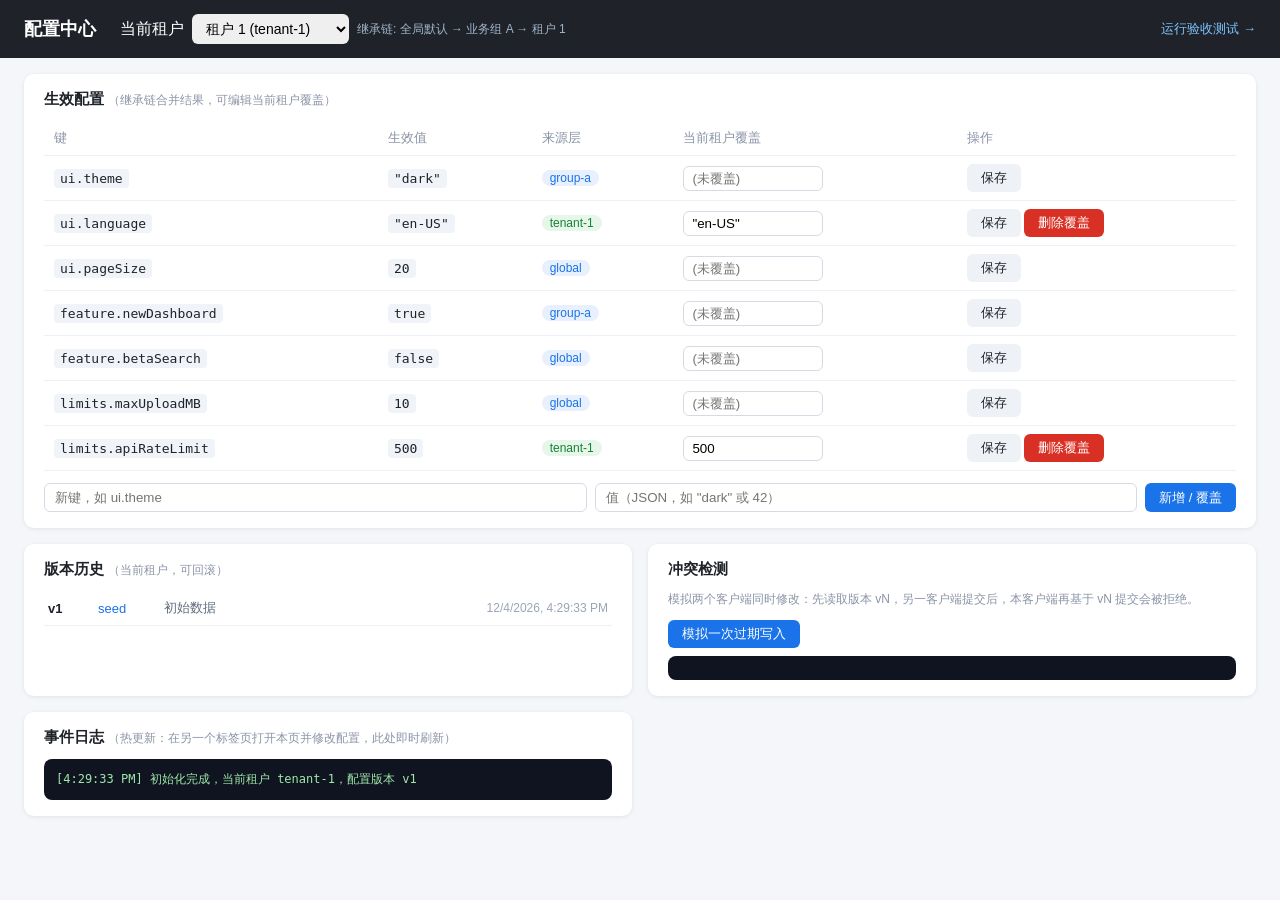
<file: index.html>
<!DOCTYPE html>
<html lang="zh-CN">
<head>
  <meta charset="UTF-8" />
  <meta name="viewport" content="width=device-width, initial-scale=1.0" />
  <title>配置中心 · 多租户</title>
  <link rel="stylesheet" href="css/style.css" />
</head>
<body>
  <header>
    <h1>配置中心</h1>
    <div class="tenant-bar">
      <label>当前租户</label>
      <select id="tenantSelect"></select>
      <span id="chainBadge" class="chain-badge"></span>
    </div>
    <a class="test-link" href="test.html" target="_blank">运行验收测试 →</a>
  </header>

  <main>
    <section class="panel">
      <h2>生效配置 <span class="hint">（继承链合并结果，可编辑当前租户覆盖）</span></h2>
      <table id="configTable">
        <thead>
          <tr><th>键</th><th>生效值</th><th>来源层</th><th>当前租户覆盖</th><th>操作</th></tr>
        </thead>
        <tbody></tbody>
      </table>
      <div class="add-row">
        <input id="newKey" placeholder="新键，如 ui.theme" />
        <input id="newValue" placeholder='值（JSON，如 "dark" 或 42）' />
        <button id="addBtn">新增 / 覆盖</button>
      </div>
    </section>

    <section class="panel">
      <h2>版本历史 <span class="hint">（当前租户，可回滚）</span></h2>
      <ul id="historyList" class="history"></ul>
    </section>

    <section class="panel">
      <h2>冲突检测</h2>
      <p class="hint">模拟两个客户端同时修改：先读取版本 vN，另一客户端提交后，本客户端再基于 vN 提交会被拒绝。</p>
      <button id="conflictBtn">模拟一次过期写入</button>
      <pre id="conflictOut" class="log"></pre>
    </section>

    <section class="panel">
      <h2>事件日志 <span class="hint">（热更新：在另一个标签页打开本页并修改配置，此处即时刷新）</span></h2>
      <pre id="eventLog" class="log"></pre>
    </section>
  </main>

  <script type="module" src="js/app.js"></script>
</body>
</html>
</file>
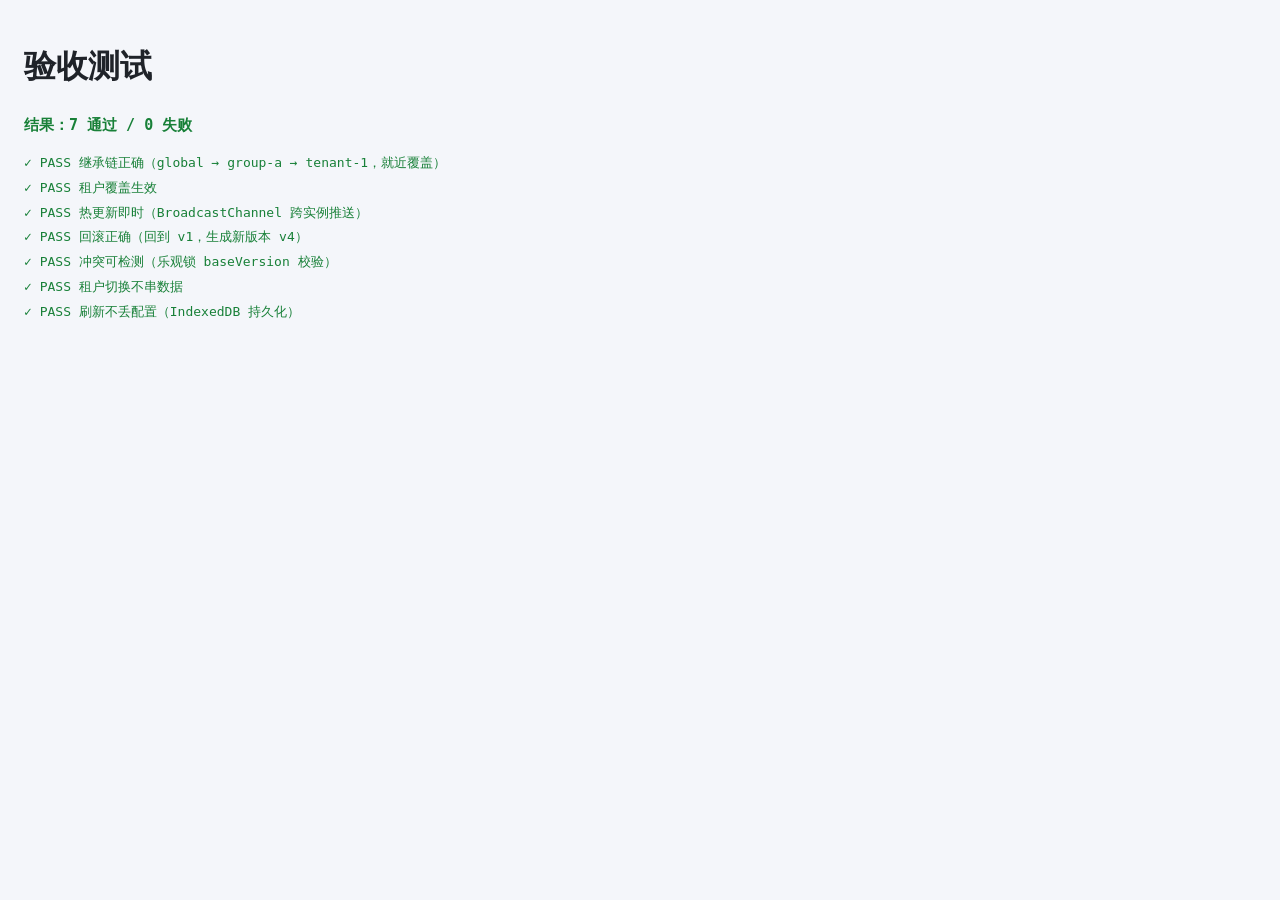
<file: test.html>
<!DOCTYPE html>
<html lang="zh-CN">
<head>
  <meta charset="UTF-8" />
  <title>配置中心 · 验收测试</title>
  <link rel="stylesheet" href="css/style.css" />
  <style>
    body { padding: 24px; }
    .pass { color: #188038; }
    .fail { color: #d93025; }
    #results { font-family: monospace; font-size: 13px; line-height: 1.9; }
  </style>
</head>
<body>
  <h1>验收测试</h1>
  <div id="results">运行中…</div>
  <script type="module" src="js/selftest.js"></script>
</body>
</html>
</file>
<file: css/style.css>
* { box-sizing: border-box; }
body {
  margin: 0;
  font-family: -apple-system, "Segoe UI", "PingFang SC", "Microsoft YaHei", sans-serif;
  background: #f4f6fa;
  color: #1f2329;
}
header {
  display: flex;
  align-items: center;
  gap: 24px;
  padding: 14px 24px;
  background: #1f2329;
  color: #fff;
}
header h1 { font-size: 18px; margin: 0; }
.tenant-bar { display: flex; align-items: center; gap: 8px; }
.tenant-bar select {
  padding: 6px 10px;
  border-radius: 6px;
  border: none;
  font-size: 14px;
}
.chain-badge { font-size: 12px; color: #9fb3c8; }
.test-link { margin-left: auto; color: #7cc4ff; font-size: 13px; text-decoration: none; }
main {
  display: grid;
  grid-template-columns: 1fr 1fr;
  gap: 16px;
  padding: 16px 24px;
}
.panel {
  background: #fff;
  border-radius: 10px;
  padding: 16px 20px;
  box-shadow: 0 1px 4px rgba(0,0,0,.08);
}
.panel:first-child { grid-column: 1 / -1; }
h2 { font-size: 15px; margin: 0 0 12px; }
.hint { font-size: 12px; color: #8a94a6; font-weight: normal; }
table { width: 100%; border-collapse: collapse; font-size: 13px; }
th, td { text-align: left; padding: 8px 10px; border-bottom: 1px solid #eef1f5; }
th { color: #8a94a6; font-weight: 500; }
td code { background: #f0f3f8; padding: 2px 6px; border-radius: 4px; }
.src-badge {
  display: inline-block;
  padding: 1px 8px;
  border-radius: 10px;
  font-size: 12px;
  background: #e8f0fe;
  color: #1a73e8;
}
.src-badge.self { background: #e6f7e9; color: #188038; }
.row-input { width: 140px; padding: 4px 8px; border: 1px solid #d5dbe5; border-radius: 6px; }
button {
  padding: 5px 14px;
  border: none;
  border-radius: 6px;
  background: #1a73e8;
  color: #fff;
  font-size: 13px;
  cursor: pointer;
}
button.ghost { background: #eef1f5; color: #1f2329; }
button.danger { background: #d93025; }
.add-row { display: flex; gap: 8px; margin-top: 12px; }
.add-row input { flex: 1; padding: 6px 10px; border: 1px solid #d5dbe5; border-radius: 6px; }
.history { list-style: none; margin: 0; padding: 0; max-height: 320px; overflow: auto; font-size: 13px; }
.history li {
  display: flex;
  align-items: center;
  gap: 10px;
  padding: 8px 4px;
  border-bottom: 1px solid #eef1f5;
}
.history .v { font-weight: 600; min-width: 40px; }
.history .op { color: #1a73e8; min-width: 56px; }
.history .note { flex: 1; color: #5f6b7a; }
.history .time { color: #9aa5b5; font-size: 12px; }
.log {
  background: #0f1420;
  color: #9fe8a9;
  padding: 12px;
  border-radius: 8px;
  font-size: 12px;
  max-height: 220px;
  overflow: auto;
  white-space: pre-wrap;
  margin: 8px 0 0;
}
.flash { animation: flash 1s; }
@keyframes flash { 0% { background: #fff8d6; } 100% { background: transparent; } }
</file>
